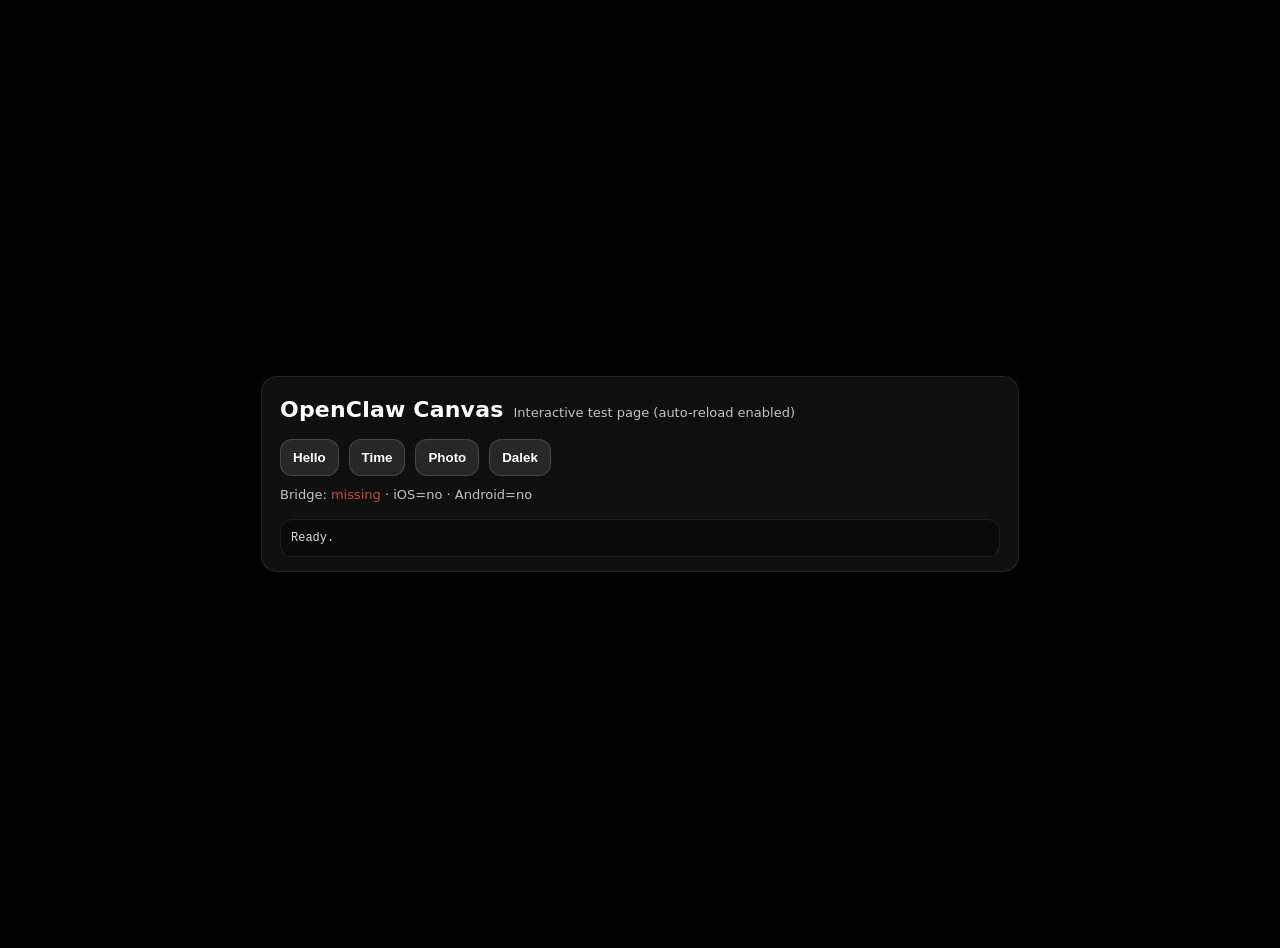
<file: openclaw-config/canvas/index.html>
<!doctype html>
<meta charset="utf-8" />
<meta name="viewport" content="width=device-width, initial-scale=1" />
<title>OpenClaw Canvas</title>
<style>
  html, body { height: 100%; margin: 0; background: #000; color: #fff; font: 16px/1.4 -apple-system, BlinkMacSystemFont, system-ui, Segoe UI, Roboto, Helvetica, Arial, sans-serif; }
  .wrap { min-height: 100%; display: grid; place-items: center; padding: 24px; }
  .card { width: min(720px, 100%); background: rgba(255,255,255,0.06); border: 1px solid rgba(255,255,255,0.10); border-radius: 16px; padding: 18px 18px 14px; }
  .title { display: flex; align-items: baseline; gap: 10px; }
  h1 { margin: 0; font-size: 22px; letter-spacing: 0.2px; }
  .sub { opacity: 0.75; font-size: 13px; }
  .row { display: flex; gap: 10px; flex-wrap: wrap; margin-top: 14px; }
  button { appearance: none; border: 1px solid rgba(255,255,255,0.14); background: rgba(255,255,255,0.10); color: #fff; padding: 10px 12px; border-radius: 12px; font-weight: 600; cursor: pointer; }
  button:active { transform: translateY(1px); }
  .ok { color: #24e08a; }
  .bad { color: #ff5c5c; }
  .log { margin-top: 14px; opacity: 0.85; font: 12px/1.4 ui-monospace, SFMono-Regular, Menlo, Monaco, Consolas, "Liberation Mono", monospace; white-space: pre-wrap; background: rgba(0,0,0,0.35); border: 1px solid rgba(255,255,255,0.08); padding: 10px; border-radius: 12px; }
</style>
<div class="wrap">
  <div class="card">
    <div class="title">
      <h1>OpenClaw Canvas</h1>
      <div class="sub">Interactive test page (auto-reload enabled)</div>
    </div>

    <div class="row">
      <button id="btn-hello">Hello</button>
      <button id="btn-time">Time</button>
      <button id="btn-photo">Photo</button>
      <button id="btn-dalek">Dalek</button>
    </div>

    <div id="status" class="sub" style="margin-top: 10px;"></div>
    <div id="log" class="log">Ready.</div>
  </div>
</div>
<script>
(() => {
  const logEl = document.getElementById("log");
  const statusEl = document.getElementById("status");
  const log = (msg) => { logEl.textContent = String(msg); };

  const hasIOS = () =>
    !!(
      window.webkit &&
      window.webkit.messageHandlers &&
      window.webkit.messageHandlers.openclawCanvasA2UIAction
    );
  const hasAndroid = () =>
    !!(
      (window.openclawCanvasA2UIAction &&
        typeof window.openclawCanvasA2UIAction.postMessage === "function")
    );
  const hasHelper = () => typeof window.openclawSendUserAction === "function";
  statusEl.innerHTML =
    "Bridge: " +
    (hasHelper() ? "<span class='ok'>ready</span>" : "<span class='bad'>missing</span>") +
    " · iOS=" + (hasIOS() ? "yes" : "no") +
    " · Android=" + (hasAndroid() ? "yes" : "no");

  const onStatus = (ev) => {
    const d = ev && ev.detail || {};
    log("Action status: id=" + (d.id || "?") + " ok=" + String(!!d.ok) + (d.error ? (" error=" + d.error) : ""));
  };
  window.addEventListener("openclaw:a2ui-action-status", onStatus);

  function send(name, sourceComponentId) {
    if (!hasHelper()) {
      log("No action bridge found. Ensure you're viewing this on an iOS/Android OpenClaw node canvas.");
      return;
    }
    const sendUserAction =
      typeof window.openclawSendUserAction === "function"
        ? window.openclawSendUserAction
        : undefined;
    const ok = sendUserAction({
      name,
      surfaceId: "main",
      sourceComponentId,
      context: { t: Date.now() },
    });
    log(ok ? ("Sent action: " + name) : ("Failed to send action: " + name));
  }

  document.getElementById("btn-hello").onclick = () => send("hello", "demo.hello");
  document.getElementById("btn-time").onclick = () => send("time", "demo.time");
  document.getElementById("btn-photo").onclick = () => send("photo", "demo.photo");
  document.getElementById("btn-dalek").onclick = () => send("dalek", "demo.dalek");
})();
</script>
</file>
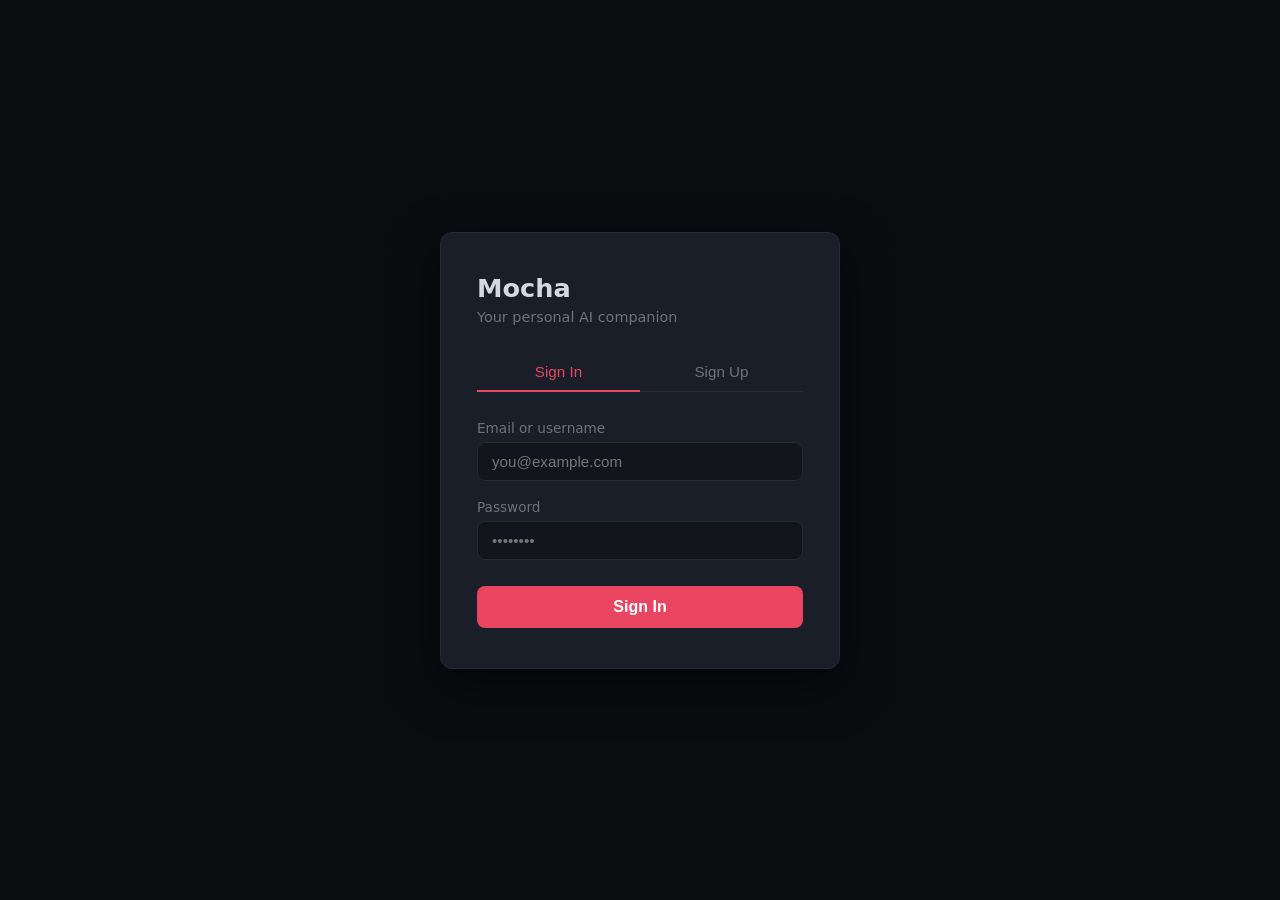
<file: web/static/login.html>
<!DOCTYPE html>
<html lang="en">
<head>
<meta charset="UTF-8">
<meta name="viewport" content="width=device-width, initial-scale=1.0">
<title>Mocha — Sign In</title>
<style>
:root {
    --bg: #0a0c10;
    --surface: #12151c;
    --card: #1a1e28;
    --border: #252a36;
    --accent: #e94560;
    --accent-dim: #c73652;
    --text: #d4d8e4;
    --muted: #6b7280;
    --radius: 12px;
}
* { box-sizing: border-box; margin: 0; padding: 0; }
body {
    font-family: 'Segoe UI', system-ui, -apple-system, sans-serif;
    background: var(--bg); color: var(--text);
    min-height: 100vh;
    display: flex; align-items: center; justify-content: center;
}
.card {
    background: var(--card);
    border: 1px solid var(--border);
    border-radius: var(--radius);
    padding: 40px 36px;
    width: 100%; max-width: 400px;
    box-shadow: 0 16px 48px rgba(0,0,0,0.5);
}
h1 { font-size: 1.6rem; font-weight: 700; margin-bottom: 6px; }
.subtitle { color: var(--muted); font-size: 0.9rem; margin-bottom: 28px; }

/* Tabs */
.tabs { display: flex; gap: 0; margin-bottom: 28px;
        border-bottom: 1px solid var(--border); }
.tab-btn {
    flex: 1; background: none; border: none; color: var(--muted);
    padding: 10px; font-size: 0.95rem; cursor: pointer;
    border-bottom: 2px solid transparent; margin-bottom: -1px;
    transition: color .15s, border-color .15s;
}
.tab-btn.active { color: var(--accent); border-bottom-color: var(--accent); }

/* Form */
.form-group { margin-bottom: 18px; }
label { display: block; font-size: 0.85rem; color: var(--muted); margin-bottom: 6px; }
input {
    width: 100%; padding: 10px 14px;
    background: var(--surface); border: 1px solid var(--border);
    border-radius: 8px; color: var(--text); font-size: 0.95rem;
    outline: none; transition: border-color .15s;
}
input:focus { border-color: var(--accent); }

button[type=submit] {
    width: 100%; padding: 12px;
    background: var(--accent); border: none; border-radius: 8px;
    color: #fff; font-size: 1rem; font-weight: 600;
    cursor: pointer; margin-top: 8px; transition: background .15s;
}
button[type=submit]:hover { background: var(--accent-dim); }
button[type=submit]:disabled { opacity: 0.6; cursor: not-allowed; }

.error {
    background: rgba(239,68,68,0.1); border: 1px solid rgba(239,68,68,0.4);
    border-radius: 8px; padding: 10px 14px;
    color: #ef4444; font-size: 0.88rem; margin-bottom: 16px; display: none;
}
.hidden { display: none !important; }
</style>
</head>
<body>
<div class="card">
    <h1>Mocha</h1>
    <p class="subtitle">Your personal AI companion</p>

    <div class="tabs">
        <button class="tab-btn active" onclick="switchTab('login')">Sign In</button>
        <button class="tab-btn" onclick="switchTab('signup')">Sign Up</button>
    </div>

    <div id="error-msg" class="error"></div>

    <!-- Login form -->
    <form id="login-form" onsubmit="handleLogin(event)">
        <div class="form-group">
            <label>Email or username</label>
            <input type="text" id="login-identifier" required placeholder="you@example.com">
        </div>
        <div class="form-group">
            <label>Password</label>
            <input type="password" id="login-password" required placeholder="••••••••">
        </div>
        <button type="submit" id="login-btn">Sign In</button>
    </form>

    <!-- Signup form -->
    <form id="signup-form" class="hidden" onsubmit="handleSignup(event)">
        <div class="form-group">
            <label>Email</label>
            <input type="email" id="signup-email" required placeholder="you@example.com">
        </div>
        <div class="form-group">
            <label>Username</label>
            <input type="text" id="signup-username" required placeholder="mocha_fan">
        </div>
        <div class="form-group">
            <label>Password</label>
            <input type="password" id="signup-password" required placeholder="min 6 characters">
        </div>
        <button type="submit" id="signup-btn">Create Account</button>
    </form>
</div>

<script>
const BRIDGE_PORT = null; // resolved at runtime from /api/config

async function getBridgeBase() {
    try {
        const r = await fetch('/api/config');
        const c = await r.json();
        return `http://${location.hostname}:${c.bridge_port}`;
    } catch {
        return '';
    }
}

function switchTab(tab) {
    document.querySelectorAll('.tab-btn').forEach((b, i) =>
        b.classList.toggle('active', (i === 0) === (tab === 'login')));
    document.getElementById('login-form').classList.toggle('hidden', tab !== 'login');
    document.getElementById('signup-form').classList.toggle('hidden', tab !== 'signup');
    document.getElementById('error-msg').style.display = 'none';
}

function showError(msg) {
    const el = document.getElementById('error-msg');
    el.textContent = msg;
    el.style.display = 'block';
}

async function handleLogin(e) {
    e.preventDefault();
    const btn = document.getElementById('login-btn');
    btn.disabled = true;
    btn.textContent = 'Signing in…';
    document.getElementById('error-msg').style.display = 'none';

    const identifier = document.getElementById('login-identifier').value.trim();
    const password = document.getElementById('login-password').value;

    try {
        const r = await fetch('/api/auth/login', {
            method: 'POST',
            headers: {'Content-Type': 'application/json'},
            body: JSON.stringify({email_or_username: identifier, password}),
        });
        const data = await r.json();
        if (!r.ok) { showError(data.detail || 'Login failed'); return; }
        localStorage.setItem('parrot.jwt', data.access_token);
        location.href = '/';
    } catch (err) {
        showError('Network error — is the server running?');
    } finally {
        btn.disabled = false;
        btn.textContent = 'Sign In';
    }
}

async function handleSignup(e) {
    e.preventDefault();
    const btn = document.getElementById('signup-btn');
    btn.disabled = true;
    btn.textContent = 'Creating account…';
    document.getElementById('error-msg').style.display = 'none';

    const email = document.getElementById('signup-email').value.trim();
    const username = document.getElementById('signup-username').value.trim();
    const password = document.getElementById('signup-password').value;

    if (password.length < 6) {
        showError('Password must be at least 6 characters');
        btn.disabled = false;
        btn.textContent = 'Create Account';
        return;
    }

    try {
        const r = await fetch('/api/auth/signup', {
            method: 'POST',
            headers: {'Content-Type': 'application/json'},
            body: JSON.stringify({email, username, password}),
        });
        const data = await r.json();
        if (!r.ok) { showError(data.detail || 'Signup failed'); return; }
        localStorage.setItem('parrot.jwt', data.access_token);
        location.href = '/';
    } catch (err) {
        showError('Network error — is the server running?');
    } finally {
        btn.disabled = false;
        btn.textContent = 'Create Account';
    }
}
</script>
</body>
</html>
</file>
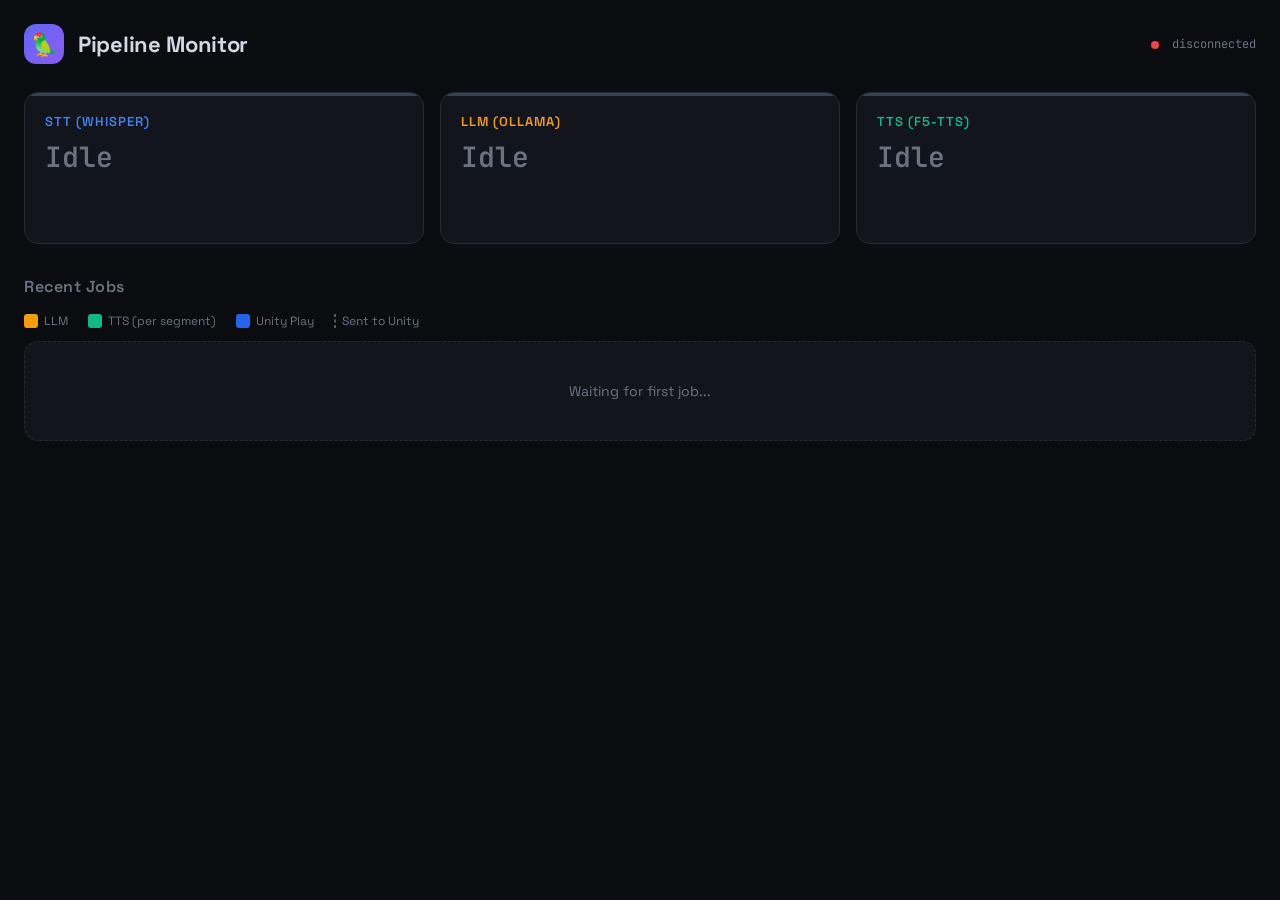
<file: parrot-assistant/bridge/static/monitor.html>
<!DOCTYPE html>
<html lang="en">
<head>
<meta charset="UTF-8">
<meta name="viewport" content="width=device-width, initial-scale=1.0">
<title>Parrot Pipeline Monitor</title>
<style>
  @import url('https://fonts.googleapis.com/css2?family=JetBrains+Mono:wght@400;600&family=Space+Grotesk:wght@400;600;700&display=swap');

  * { margin: 0; padding: 0; box-sizing: border-box; }

  :root {
    --bg: #0a0c10;
    --surface: #12151c;
    --surface2: #1a1e28;
    --border: #252a36;
    --text: #d4d8e4;
    --text-muted: #6b7280;
    --stt-color: #3b82f6;
    --stt-bg: rgba(59,130,246,0.12);
    --llm-color: #f59e0b;
    --llm-bg: rgba(245,158,11,0.12);
    --tts-color: #10b981;
    --tts-bg: rgba(16,185,129,0.12);
    --idle-color: #374151;
    --idle-text: #6b7280;
  }

  body {
    font-family: 'Space Grotesk', system-ui, sans-serif;
    background: var(--bg);
    color: var(--text);
    padding: 24px;
    min-height: 100vh;
  }

  header {
    display: flex;
    align-items: center;
    gap: 14px;
    margin-bottom: 28px;
  }

  header .logo {
    width: 40px; height: 40px;
    background: linear-gradient(135deg, #6366f1, #8b5cf6);
    border-radius: 12px;
    display: flex; align-items: center; justify-content: center;
    font-size: 22px;
  }

  header h1 {
    font-size: 22px;
    font-weight: 700;
    letter-spacing: -0.3px;
  }

  header .status {
    margin-left: auto;
    font-family: 'JetBrains Mono', monospace;
    font-size: 12px;
    color: var(--text-muted);
  }

  header .status .dot {
    display: inline-block;
    width: 8px; height: 8px;
    border-radius: 50%;
    background: #ef4444;
    margin-right: 6px;
    vertical-align: middle;
  }
  header .status .dot.ok { background: #10b981; }

  /* ---- Thread Status Boxes ---- */
  .threads {
    display: grid;
    grid-template-columns: repeat(3, 1fr);
    gap: 16px;
    margin-bottom: 32px;
  }

  .thread-box {
    background: var(--surface);
    border: 1px solid var(--border);
    border-radius: 14px;
    padding: 20px;
    transition: all 0.3s ease;
    position: relative;
    overflow: hidden;
  }

  .thread-box::before {
    content: '';
    position: absolute;
    top: 0; left: 0; right: 0;
    height: 3px;
    background: var(--idle-color);
    transition: background 0.3s;
  }

  .thread-box.processing::before { animation: pulse-bar 1.2s ease infinite; }

  .thread-box[data-thread="stt"].processing { border-color: var(--stt-color); background: var(--stt-bg); }
  .thread-box[data-thread="stt"].processing::before { background: var(--stt-color); }

  .thread-box[data-thread="llm"].processing { border-color: var(--llm-color); background: var(--llm-bg); }
  .thread-box[data-thread="llm"].processing::before { background: var(--llm-color); }

  .thread-box[data-thread="tts"].processing { border-color: var(--tts-color); background: var(--tts-bg); }
  .thread-box[data-thread="tts"].processing::before { background: var(--tts-color); }

  @keyframes pulse-bar {
    0%, 100% { opacity: 1; }
    50% { opacity: 0.4; }
  }

  .thread-box .label {
    font-size: 13px;
    font-weight: 600;
    text-transform: uppercase;
    letter-spacing: 1px;
    margin-bottom: 8px;
  }

  .thread-box[data-thread="stt"] .label { color: var(--stt-color); }
  .thread-box[data-thread="llm"] .label { color: var(--llm-color); }
  .thread-box[data-thread="tts"] .label { color: var(--tts-color); }

  .thread-box .state {
    font-family: 'JetBrains Mono', monospace;
    font-size: 28px;
    font-weight: 600;
    color: var(--idle-text);
    transition: color 0.3s;
  }

  .thread-box.processing .state { color: var(--text); }

  .thread-box .timer {
    font-family: 'JetBrains Mono', monospace;
    font-size: 14px;
    color: var(--text-muted);
    margin-top: 6px;
    min-height: 20px;
  }

  .thread-box .preview {
    font-size: 12px;
    color: var(--text-muted);
    margin-top: 4px;
    white-space: nowrap;
    overflow: hidden;
    text-overflow: ellipsis;
    min-height: 18px;
  }

  /* ---- Gantt Section ---- */
  .gantt-section h2 {
    font-size: 16px;
    font-weight: 600;
    margin-bottom: 16px;
    color: var(--text-muted);
    letter-spacing: 0.5px;
  }

  .gantt-container {
    display: flex;
    flex-direction: column;
    gap: 18px;
  }

  .gantt-job {
    background: var(--surface);
    border: 1px solid var(--border);
    border-radius: 10px;
    padding: 14px 16px;
  }

  .gantt-job-header {
    display: flex;
    justify-content: space-between;
    align-items: center;
    margin-bottom: 10px;
  }

  .gantt-job-header .job-label {
    font-family: 'JetBrains Mono', monospace;
    font-size: 12px;
    color: var(--text-muted);
    white-space: nowrap;
    overflow: hidden;
    text-overflow: ellipsis;
    max-width: 70%;
  }

  .gantt-job-header .total-time {
    font-family: 'JetBrains Mono', monospace;
    font-size: 12px;
    color: var(--text);
  }

  .gantt-timeline {
    position: relative;
    height: auto;
    min-height: 40px;
  }

  .gantt-lane {
    position: relative;
    height: 26px;
    margin-bottom: 4px;
  }

  .gantt-lane-label {
    position: absolute;
    left: 0;
    top: 0;
    width: 70px;
    font-family: 'JetBrains Mono', monospace;
    font-size: 10px;
    color: var(--text-muted);
    line-height: 26px;
    text-align: right;
    padding-right: 8px;
  }

  .gantt-lane-track {
    position: relative;
    margin-left: 74px;
    height: 26px;
    background: var(--surface2);
    border-radius: 4px;
    overflow: visible;
  }

  /* Make stacks readable when there are many sentence lanes */
  .gantt-job { padding-bottom: 10px; }
  .gantt-job-header { margin-bottom: 12px; }

  .gantt-bar {
    position: absolute;
    top: 0;
    height: 100%;
    display: flex;
    align-items: center;
    justify-content: center;
    font-family: 'JetBrains Mono', monospace;
    font-size: 9px;
    font-weight: 600;
    color: rgba(255,255,255,0.9);
    min-width: 4px;
    border-radius: 3px;
    overflow: hidden;
    border: 1px solid rgba(255,255,255,0.15);
  }

  .gantt-bar.llm { background: var(--llm-color); }
  .gantt-bar.tts { background: var(--tts-color); }
  .gantt-bar.unity { background: #2563eb; }

  .gantt-bar .bar-text {
    white-space: nowrap;
    overflow: hidden;
    text-overflow: ellipsis;
    padding: 0 4px;
  }

  /* Tick marks on timeline */
  .gantt-ticks {
    position: relative;
    margin-left: 74px;
    height: 16px;
  }

  .gantt-tick {
    position: absolute;
    top: 0;
    font-family: 'JetBrains Mono', monospace;
    font-size: 8px;
    color: var(--text-muted);
    transform: translateX(-50%);
  }

  .gantt-tick::before {
    content: '';
    position: absolute;
    top: -3px;
    left: 50%;
    width: 1px;
    height: 3px;
    background: var(--border);
  }

  /* Arrow markers showing send-to-unity events */
  .gantt-marker {
    position: absolute;
    top: -2px;
    width: 2px;
    height: 28px;
    background: rgba(255,255,255,0.3);
    border-radius: 1px;
  }

  .empty-state {
    text-align: center;
    color: var(--text-muted);
    font-size: 14px;
    padding: 40px;
    background: var(--surface);
    border-radius: 14px;
    border: 1px dashed var(--border);
  }

  .legend {
    display: flex;
    gap: 20px;
    margin-bottom: 12px;
    flex-wrap: wrap;
  }
  .legend-item {
    display: flex;
    align-items: center;
    gap: 6px;
    font-size: 12px;
    color: var(--text-muted);
  }
  .legend-item .swatch {
    width: 14px; height: 14px;
    border-radius: 3px;
  }
  .legend-item .swatch.llm { background: var(--llm-color); }
  .legend-item .swatch.tts { background: var(--tts-color); }
  .legend-item .swatch.unity { background: #2563eb; }
  .legend-item .swatch.send-mark {
    background: none;
    border: 1px dashed rgba(255,255,255,0.3);
    width: 2px;
    height: 14px;
    border-radius: 0;
  }
</style>
</head>
<body>

<header>
  <div class="logo">🦜</div>
  <h1>Pipeline Monitor</h1>
  <div class="status">
    <span class="dot" id="ws-dot"></span>
    <span id="ws-label">connecting...</span>
  </div>
</header>

<div class="threads">
  <div class="thread-box" data-thread="stt" id="box-stt">
    <div class="label">STT (Whisper)</div>
    <div class="state" id="state-stt">Idle</div>
    <div class="timer" id="timer-stt"></div>
    <div class="preview" id="preview-stt"></div>
  </div>
  <div class="thread-box" data-thread="llm" id="box-llm">
    <div class="label">LLM (Ollama)</div>
    <div class="state" id="state-llm">Idle</div>
    <div class="timer" id="timer-llm"></div>
    <div class="preview" id="preview-llm"></div>
  </div>
  <div class="thread-box" data-thread="tts" id="box-tts">
    <div class="label">TTS (F5-TTS)</div>
    <div class="state" id="state-tts">Idle</div>
    <div class="timer" id="timer-tts"></div>
    <div class="preview" id="preview-tts"></div>
  </div>
</div>

<div class="gantt-section">
  <h2>Recent Jobs</h2>
  <div class="legend">
    <div class="legend-item"><div class="swatch llm"></div>LLM</div>
    <div class="legend-item"><div class="swatch tts"></div>TTS (per segment)</div>
    <div class="legend-item"><div class="swatch unity"></div>Unity Play</div>
    <div class="legend-item"><div class="swatch send-mark"></div>Sent to Unity</div>
  </div>
  <div class="gantt-container" id="gantt"></div>
</div>

<script>
const WS_URL = `ws://${location.host}/ws/monitor`;
const MAX_JOBS = 5;

let socket = null;

// Timeline data: job_id (string) -> { input_preview, events: [{label, action, offset_ms, segment, total}] }
let jobs = {};
let jobOrder = [];

const threadTimers = { stt: null, llm: null, tts: null };
const threadStartTimes = { stt: 0, llm: 0, tts: 0 };

function connectWS() {
  socket = new WebSocket(WS_URL);

  socket.onopen = () => {
    document.getElementById('ws-dot').classList.add('ok');
    document.getElementById('ws-label').textContent = 'connected';
  };

  socket.onclose = () => {
    document.getElementById('ws-dot').classList.remove('ok');
    document.getElementById('ws-label').textContent = 'disconnected';
    setTimeout(connectWS, 2000);
  };

  socket.onerror = () => {
    document.getElementById('ws-dot').classList.remove('ok');
    document.getElementById('ws-label').textContent = 'error';
  };

  socket.onmessage = (e) => {
    const msg = JSON.parse(e.data);
    if (msg.type === 'thread_status') handleThreadStatus(msg);
    if (msg.type === 'timeline_event') handleTimelineEvent(msg);
    if (msg.type === 'job_event') handleJobEventFallback(msg);
  };
}

function handleThreadStatus(msg) {
  const { thread, status, elapsed_ms, input_preview, segment, total_segments } = msg;

  const box = document.getElementById(`box-${thread}`);
  const stateEl = document.getElementById(`state-${thread}`);
  const timerEl = document.getElementById(`timer-${thread}`);
  const previewEl = document.getElementById(`preview-${thread}`);

  if (status === 'processing') {
    box.classList.add('processing');
    stateEl.textContent = 'Processing';
    threadStartTimes[thread] = performance.now();
    previewEl.textContent = input_preview || '';

    if (thread === 'tts' && total_segments > 0) {
      stateEl.textContent = `[${segment + 1}/${total_segments}]`;
    }

    clearInterval(threadTimers[thread]);
    threadTimers[thread] = setInterval(() => {
      const elapsed = ((performance.now() - threadStartTimes[thread]) / 1000).toFixed(1);
      timerEl.textContent = `${elapsed}s`;
    }, 100);

  } else {
    box.classList.remove('processing');
    stateEl.textContent = 'Idle';
    clearInterval(threadTimers[thread]);
    threadTimers[thread] = null;

    if (elapsed_ms > 0) {
      timerEl.textContent = `${(elapsed_ms / 1000).toFixed(1)}s`;
    }
    if (input_preview) {
      previewEl.textContent = input_preview;
    }
  }
}

function handleTimelineEvent(msg) {
  const { job_id, label, action, offset_ms, segment, total } = msg;
  const key = String(job_id);

  if (!jobs[key]) {
    jobs[key] = { id: job_id, input_preview: '', events: [] };
    jobOrder.push(key);
    if (jobOrder.length > MAX_JOBS) {
      const old = jobOrder.shift();
      delete jobs[old];
    }
  }

  jobs[key].events.push({ label, action, offset_ms, segment, total });
  renderGantt();
}

// Fallback: translate legacy job_event (durations) into a simple stacked timeline
function handleJobEventFallback(msg) {
  const { job_id, phase, action, segment, total_segments, elapsed_ms } = msg;
  if (action !== 'end' || !elapsed_ms) return;

  const key = String(job_id);
  if (!jobs[key]) {
    jobs[key] = { id: job_id, input_preview: '', events: [], legacyCursorMs: 0 };
    jobOrder.push(key);
    if (jobOrder.length > MAX_JOBS) {
      const old = jobOrder.shift();
      delete jobs[old];
    }
  }

  // If we already have true timeline events for this job, ignore legacy.
  if (jobs[key].events && jobs[key].events.length > 0) return;

  const start = jobs[key].legacyCursorMs || 0;
  const end = start + elapsed_ms;
  jobs[key].legacyCursorMs = end;

  let label = phase;
  let segIdx = -1;
  let tot = 0;
  if (phase === 'tts') {
    label = 'tts';
    segIdx = segment ?? 0;
    tot = total_segments ?? 0;
  }

  // Emit synthetic timeline events
  jobs[key].events = jobs[key].events || [];
  jobs[key].events.push({ label, action: 'start', offset_ms: start, segment: segIdx, total: tot });
  jobs[key].events.push({ label, action: 'end', offset_ms: end, segment: segIdx, total: tot });
  renderGantt();
}

function renderGantt() {
  const container = document.getElementById('gantt');

  if (jobOrder.length === 0) {
    container.innerHTML = '<div class="empty-state">Waiting for first job...</div>';
    return;
  }

  let html = '';
  for (const key of jobOrder) {
    const job = jobs[key];
    if (!job || job.events.length === 0) continue;

    const maxOffset = Math.max(...job.events.map(e => e.offset_ms), 1);
    const totalSec = (maxOffset / 1000).toFixed(1);
    const bars = buildBars(job.events);
    const preview = escHtml(`Job #${job.id}`);

    const llmBars = bars.filter(b => b.label === 'llm');
    const ttsBars = bars.filter(b => b.label === 'tts');
    const unityBars = bars.filter(b => b.label === 'unity_play');
    const sendMarkers = job.events.filter(e => e.label === 'sent_to_unity' && e.action === 'end');

    // Determine how many sentences
    const segTotals = job.events.map(e => e.total || 0).filter(n => n > 0);
    const segCount = Math.max(
      segTotals.length ? Math.max(...segTotals) : 0,
      ttsBars.length ? Math.max(...ttsBars.map(b => (b.segment ?? 0) + 1)) : 0,
      unityBars.length ? Math.max(...unityBars.map(b => (b.segment ?? 0) + 1)) : 0,
      0
    );

    html += `<div class="gantt-job">`;
    html += `<div class="gantt-job-header">`;
    html += `  <div class="job-label">${preview} &nbsp; <span style="color:var(--text-muted);font-size:11px">${segCount} sentence${segCount !== 1 ? 's' : ''}</span></div>`;
    html += `  <div class="total-time">${totalSec}s</div>`;
    html += `</div>`;

    // LLM lane (always one)
    html += renderLane('LLM', llmBars, [], maxOffset, { laneKind: 'llm' });

    // One lane per sentence: TTS bar (green) + Unity bar (blue) on the SAME row
    if (segCount > 0) {
      for (let i = 0; i < segCount; i++) {
        const segTTS = ttsBars.filter(b => (b.segment ?? -1) === i);
        const segUnity = unityBars.filter(b => (b.segment ?? -1) === i);
        const segMarkers = sendMarkers.filter(m => (m.segment ?? -1) === i);
        const combined = [...segTTS, ...segUnity];
        html += renderLane(`[${i + 1}/${segCount}]`, combined, segMarkers, maxOffset, { laneKind: 'mixed' });
      }
    } else {
      // Fallback: single combined row
      const combined = [...ttsBars, ...unityBars];
      html += renderLane('TTS+Unity', combined, sendMarkers, maxOffset, { laneKind: 'mixed' });
    }

    html += renderTicks(maxOffset);
    html += `</div>`;
  }

  container.innerHTML = html;
}

function buildBars(events) {
  // Group events by (label, segment) to find start/end pairs
  const map = {};
  for (const e of events) {
    const k = `${e.label}:${e.segment}`;
    if (!map[k]) map[k] = {};
    map[k][e.action] = e.offset_ms;
    map[k].label = e.label;
    map[k].segment = e.segment;
    map[k].total = e.total;
  }

  const result = [];
  const maxOffset = Math.max(...events.map(e => e.offset_ms), 1);
  for (const v of Object.values(map)) {
    if (v.start != null) {
      // If we never got an end event (e.g., Unity feedback dropped), render a partial bar
      // extending to the current known max offset for the job.
      const end = (v.end != null) ? v.end : maxOffset;
      result.push({
        label: v.label,
        segment: v.segment,
        total: v.total,
        start_ms: v.start,
        end_ms: end,
        duration_ms: Math.max(0, end - v.start),
        partial: (v.end == null),
      });
    }
  }
  return result;
}

function renderLane(laneLabel, bars, markers, maxMs, opts = {}) {
  let h = `<div class="gantt-lane">`;
  h += `<div class="gantt-lane-label">${escHtml(laneLabel)}</div>`;
  h += `<div class="gantt-lane-track">`;

  for (const b of bars) {
    const left = (b.start_ms / maxMs) * 100;
    const width = Math.max(0.5, (b.duration_ms / maxMs) * 100);
    const sec = (b.duration_ms / 1000).toFixed(1);
    // Color by what the bar IS, not what lane it's in
    const cssClass = b.label === 'llm' ? 'llm' : b.label === 'tts' ? 'tts' : 'unity';

    // Compact labels
    let barLabel = b.label === 'llm' ? 'LLM' : b.label === 'tts' ? 'TTS' : 'PLAY';

    const tooltip = `${barLabel}: ${(b.start_ms/1000).toFixed(2)}s \u2192 ${(b.end_ms/1000).toFixed(2)}s (${sec}s)`;

    const opacity = b.partial ? 0.55 : 1.0;
    h += `<div class="gantt-bar ${cssClass}" style="left:${left}%;width:${width}%;opacity:${opacity}" title="${escHtml(tooltip)}">`;
    h += `<span class="bar-text">${barLabel} ${sec}s</span>`;
    h += `</div>`;
  }

  // Dashed markers for "sent to unity"
  for (const m of markers) {
    const left = (m.offset_ms / maxMs) * 100;
    const tooltip = `Sent [${m.segment + 1}/${m.total}] @ ${(m.offset_ms/1000).toFixed(2)}s`;
    h += `<div class="gantt-marker" style="left:${left}%" title="${escHtml(tooltip)}"></div>`;
  }

  h += `</div></div>`;
  return h;
}

function renderTicks(maxMs) {
  const numTicks = 6;
  let h = `<div class="gantt-ticks">`;
  for (let i = 0; i <= numTicks; i++) {
    const ms = (maxMs / numTicks) * i;
    const left = (ms / maxMs) * 100;
    const sec = (ms / 1000).toFixed(1);
    h += `<div class="gantt-tick" style="left:${left}%">${sec}s</div>`;
  }
  h += `</div>`;
  return h;
}

function escHtml(s) {
  return (s || '').replace(/&/g, '&amp;').replace(/</g, '&lt;').replace(/>/g, '&gt;').replace(/"/g, '&quot;');
}

renderGantt();
connectWS();
</script>
</body>
</html>
</file>
